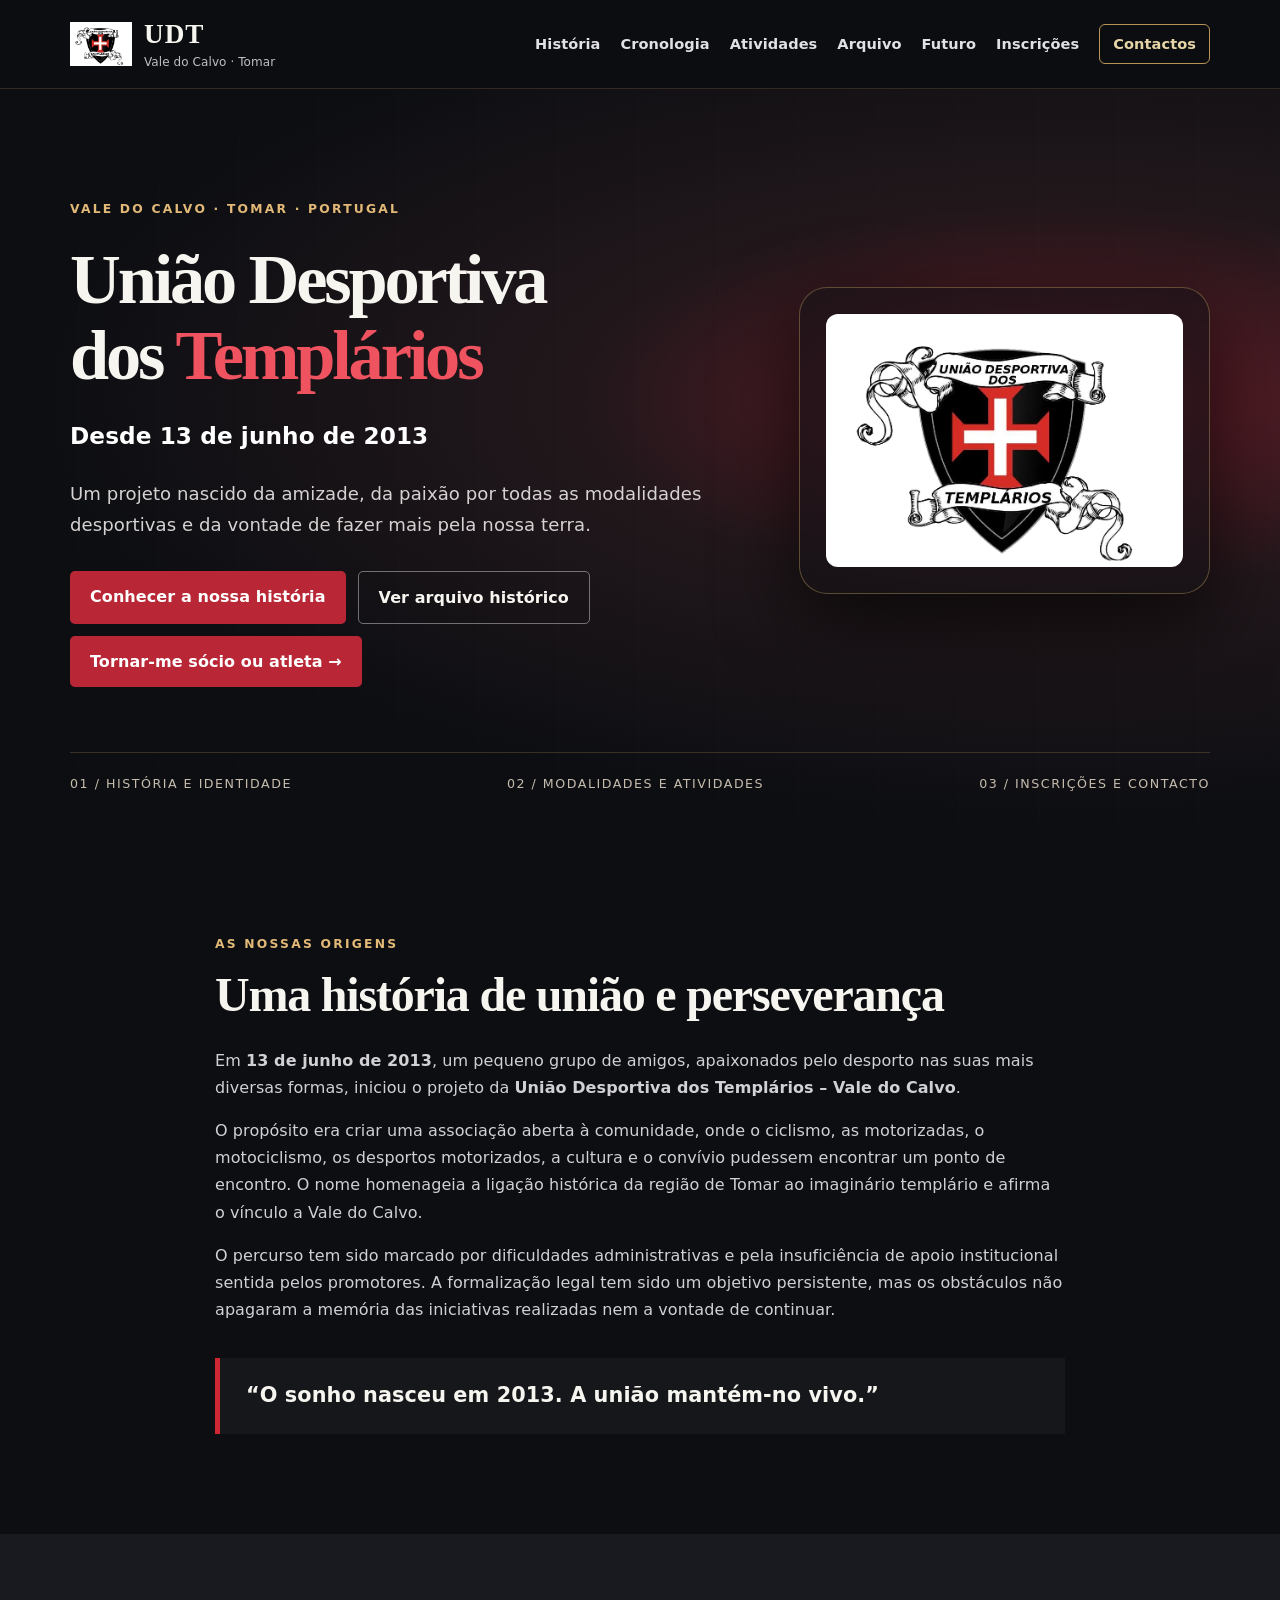
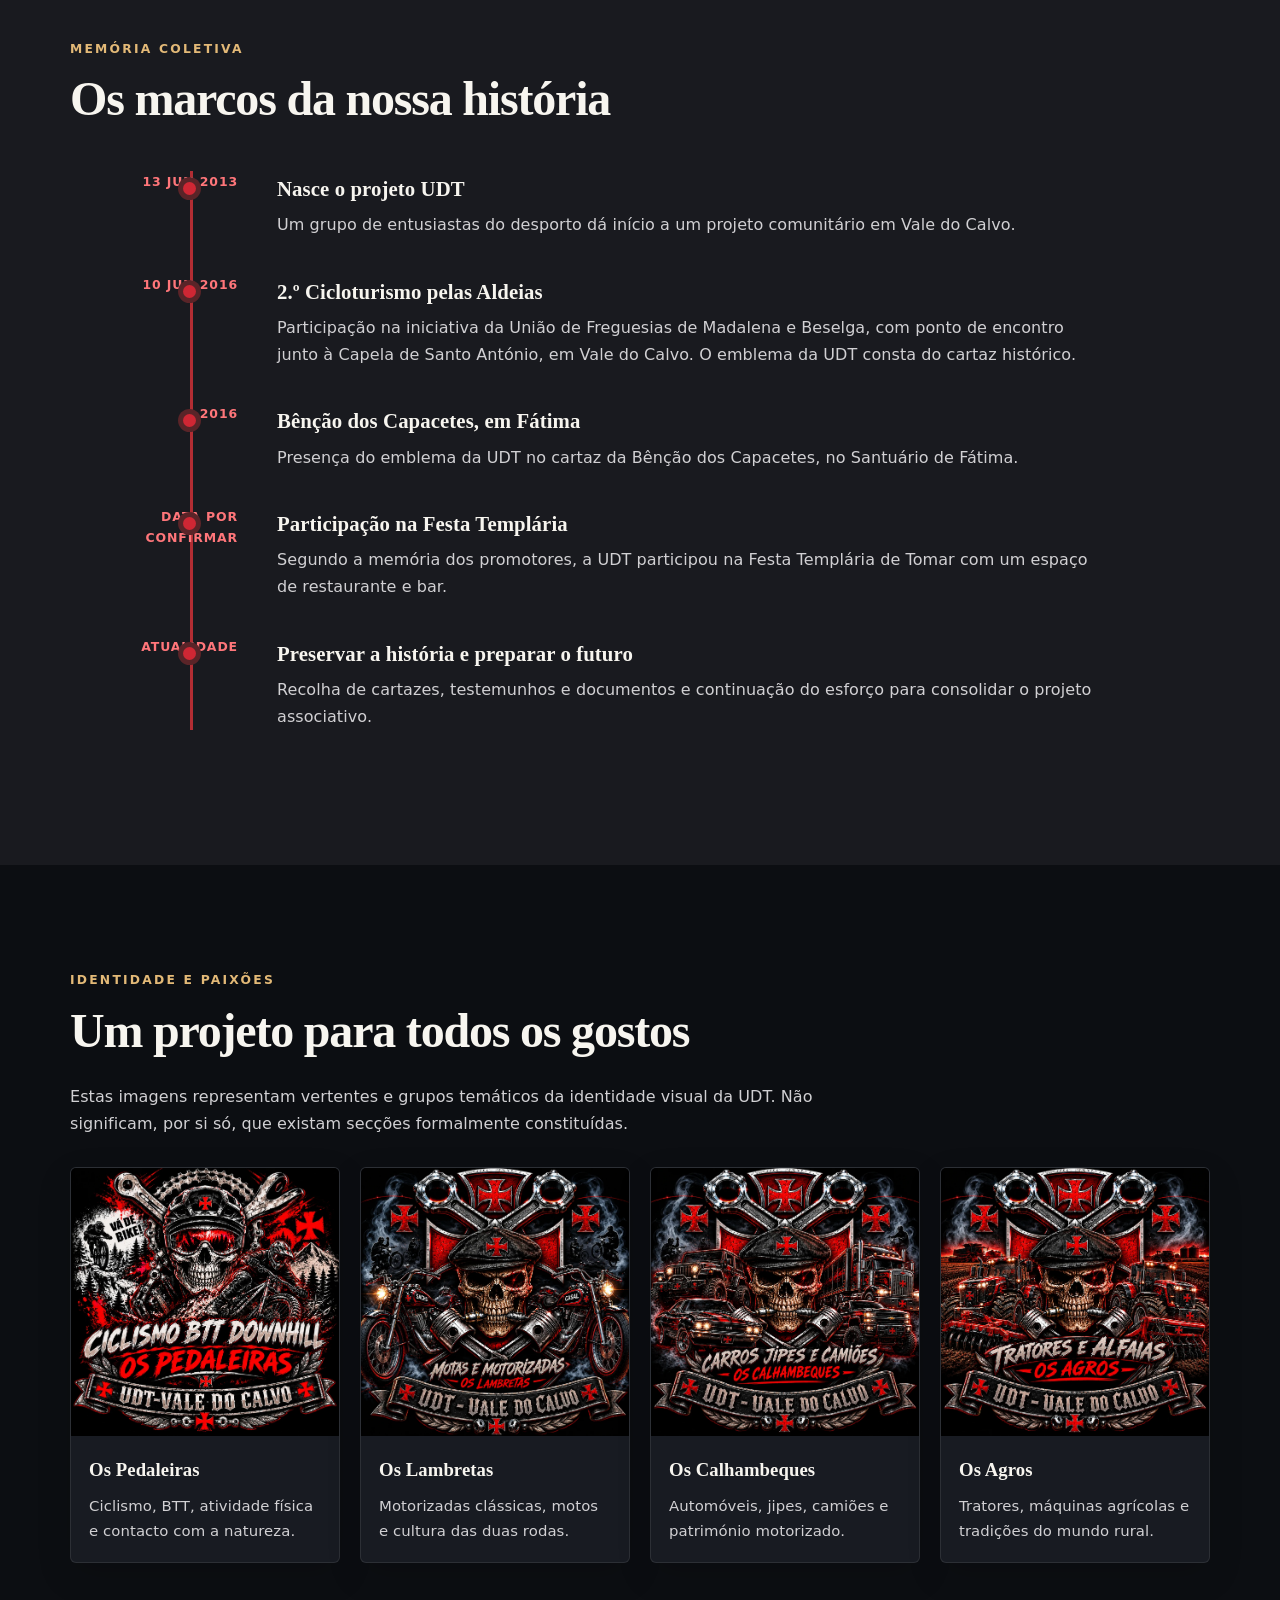
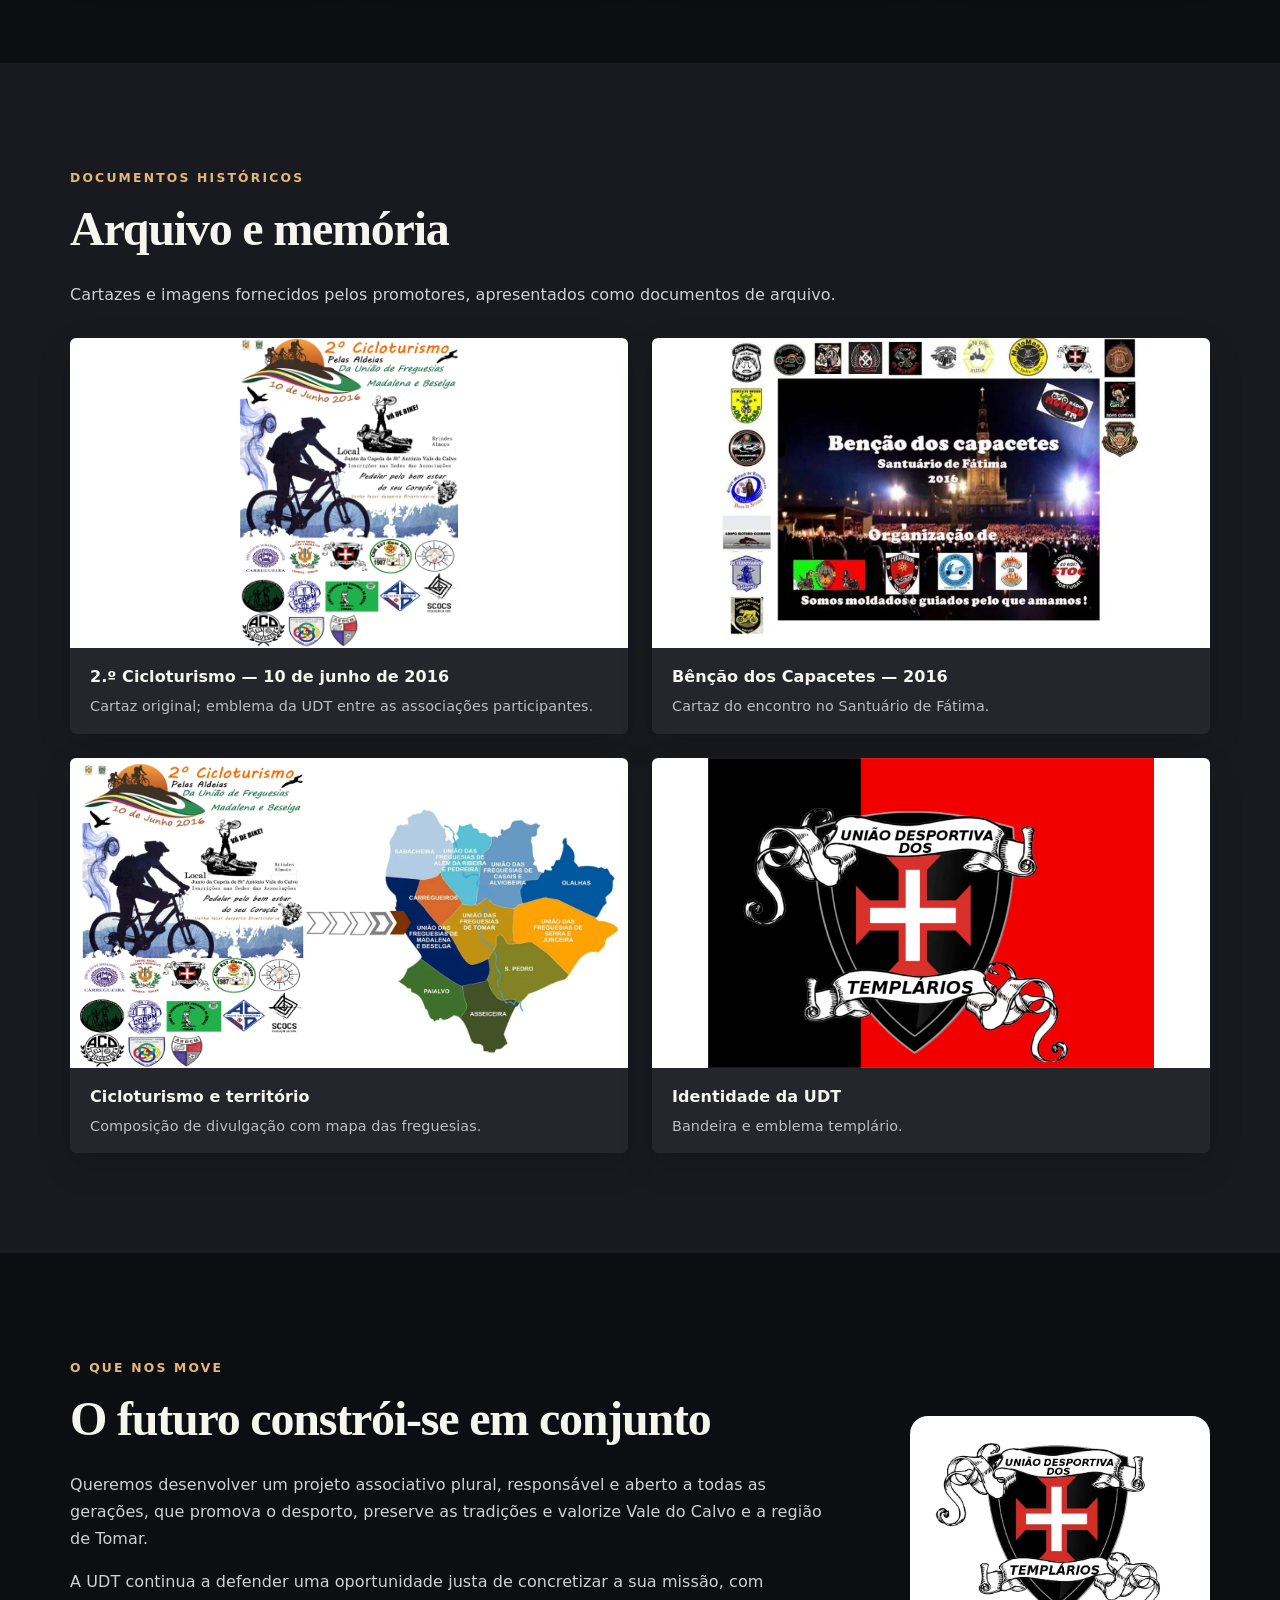
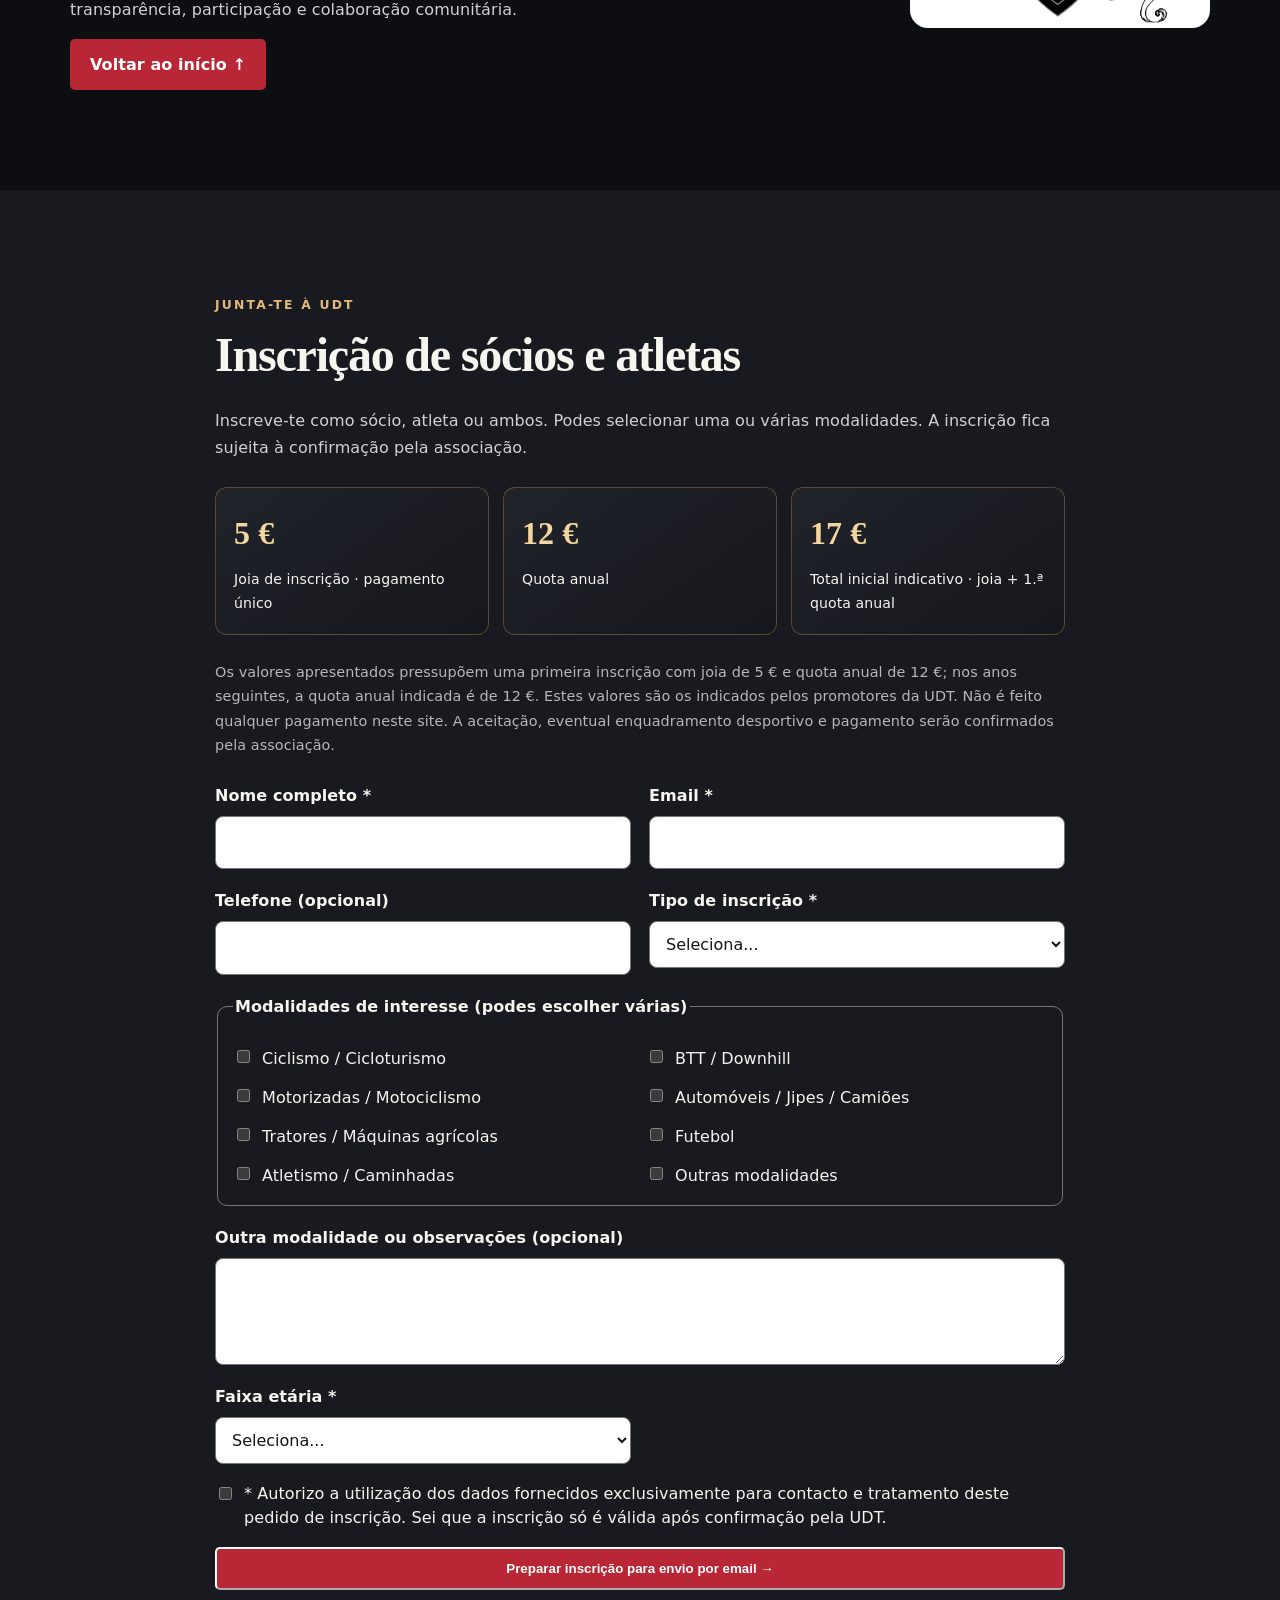
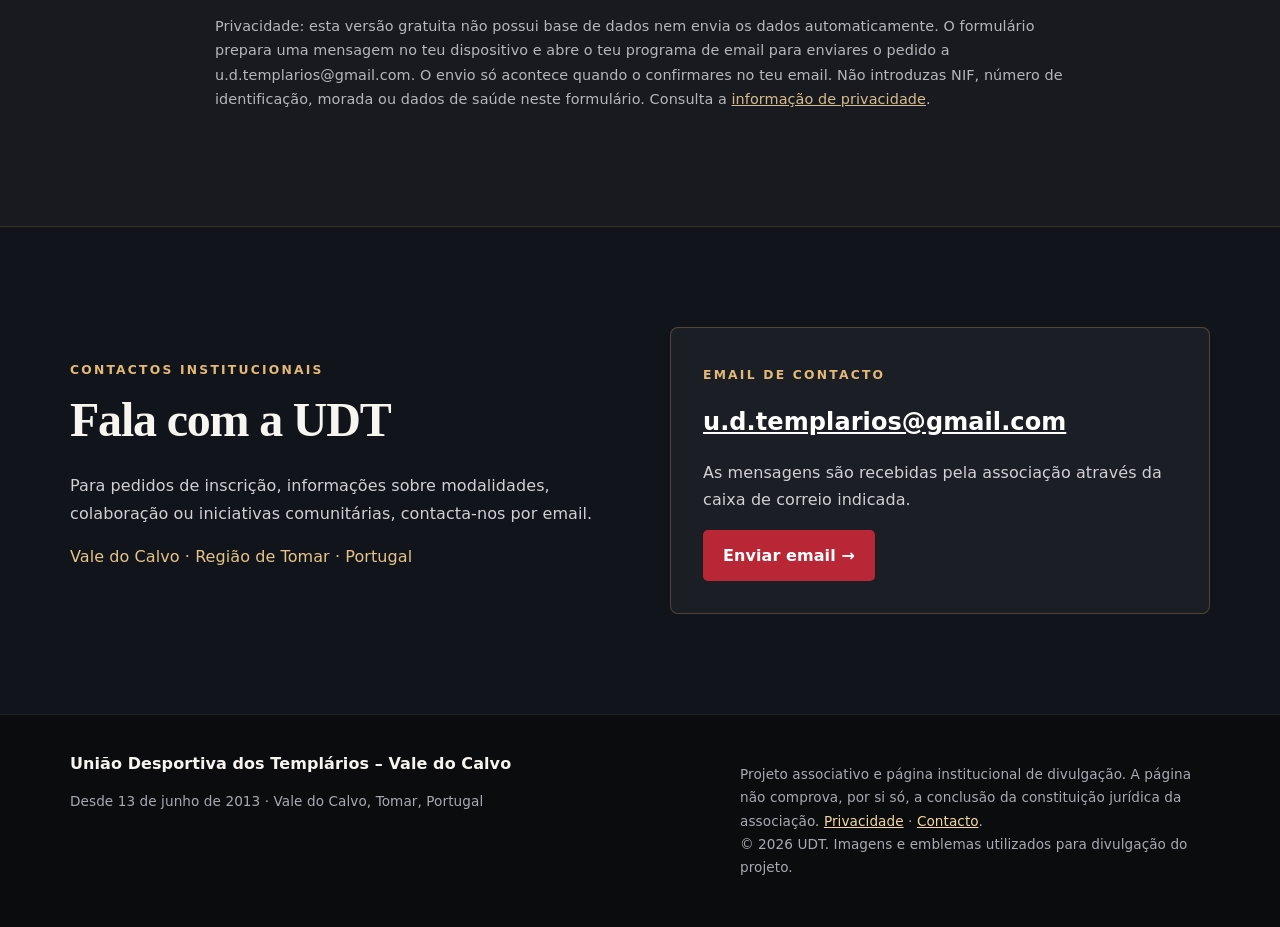
<file: index.html>
<!doctype html>
<html lang="pt-PT"><head><meta charset="utf-8"><meta name="viewport" content="width=device-width,initial-scale=1"><meta name="theme-color" content="#111318"><meta name="color-scheme" content="dark"><meta name="author" content="União Desportiva dos Templários – Vale do Calvo"><meta name="description" content="Conheça a história da União Desportiva dos Templários – Vale do Calvo, desde 13 de junho de 2013. Desporto, cultura e comunidade em Tomar."><meta property="og:title" content="UDT – União Desportiva dos Templários | Vale do Calvo"><meta property="og:description" content="Desde 13 de junho de 2013, unidos pelo desporto, pela cultura e pela nossa terra."><meta property="og:type" content="website"><meta property="og:image" content="imagens/emblema.webp"><link rel="icon" href="imagens/emblema.webp"><link rel="stylesheet" href="estilo.css"><title>UDT – União Desportiva dos Templários | Vale do Calvo</title></head><body>
<a class="skip" href="#conteudo">Saltar para o conteúdo</a>
<header class="top"><div class="shell nav"><a class="brand" href="#inicio"><img src="imagens/emblema.webp" alt="Emblema da UDT"><span><strong>UDT</strong><small>Vale do Calvo · Tomar</small></span></a><button class="menu" aria-expanded="false" aria-controls="links" aria-label="Abrir menu">☰</button><nav id="links" aria-label="Menu principal"><a href="#historia">História</a><a href="#marcos">Cronologia</a><a href="#atividades">Atividades</a><a href="#arquivo">Arquivo</a><a href="#futuro">Futuro</a><a href="#inscricoes">Inscrições</a><a href="#contactos" class="nav-contact">Contactos</a></nav></div></header>
<main id="conteudo"><section class="hero" id="inicio"><div class="shell hero-grid"><div><span class="eyebrow">VALE DO CALVO · TOMAR · PORTUGAL</span><h1>União Desportiva<br>dos <em>Templários</em></h1><p class="lead">Desde 13 de junho de 2013</p><p>Um projeto nascido da amizade, da paixão por todas as modalidades desportivas e da vontade de fazer mais pela nossa terra.</p><div class="actions"><a class="btn primary" href="#historia">Conhecer a nossa história</a><a class="btn outline" href="#arquivo">Ver arquivo histórico</a><a class="btn primary" href="#inscricoes">Tornar-me sócio ou atleta →</a></div></div><div class="hero-mark"><img src="imagens/emblema.webp" alt="Emblema da União Desportiva dos Templários"></div></div><div class="shell hero-foot"><span>01 / História e identidade</span><span>02 / Modalidades e atividades</span><span>03 / Inscrições e contacto</span></div></section>
<section class="section" id="historia"><div class="shell narrow"><span class="kicker">AS NOSSAS ORIGENS</span><h2>Uma história de união e perseverança</h2><p>Em <strong>13 de junho de 2013</strong>, um pequeno grupo de amigos, apaixonados pelo desporto nas suas mais diversas formas, iniciou o projeto da <strong>União Desportiva dos Templários – Vale do Calvo</strong>.</p><p>O propósito era criar uma associação aberta à comunidade, onde o ciclismo, as motorizadas, o motociclismo, os desportos motorizados, a cultura e o convívio pudessem encontrar um ponto de encontro. O nome homenageia a ligação histórica da região de Tomar ao imaginário templário e afirma o vínculo a Vale do Calvo.</p><p>O percurso tem sido marcado por dificuldades administrativas e pela insuficiência de apoio institucional sentida pelos promotores. A formalização legal tem sido um objetivo persistente, mas os obstáculos não apagaram a memória das iniciativas realizadas nem a vontade de continuar.</p><blockquote>“O sonho nasceu em 2013. A união mantém-no vivo.”</blockquote></div></section>
<section class="section alt" id="marcos"><div class="shell"><span class="kicker">MEMÓRIA COLETIVA</span><h2>Os marcos da nossa história</h2><div class="timeline"><article><time datetime="2013-06-13">13 JUN 2013</time><div><h3>Nasce o projeto UDT</h3><p>Um grupo de entusiastas do desporto dá início a um projeto comunitário em Vale do Calvo.</p></div></article><article><time datetime="2016-06-10">10 JUN 2016</time><div><h3>2.º Cicloturismo pelas Aldeias</h3><p>Participação na iniciativa da União de Freguesias de Madalena e Beselga, com ponto de encontro junto à Capela de Santo António, em Vale do Calvo. O emblema da UDT consta do cartaz histórico.</p></div></article><article><time datetime="2016">2016</time><div><h3>Bênção dos Capacetes, em Fátima</h3><p>Presença do emblema da UDT no cartaz da Bênção dos Capacetes, no Santuário de Fátima.</p></div></article><article><time>DATA POR CONFIRMAR</time><div><h3>Participação na Festa Templária</h3><p>Segundo a memória dos promotores, a UDT participou na Festa Templária de Tomar com um espaço de restaurante e bar.</p></div></article><article><time>ATUALIDADE</time><div><h3>Preservar a história e preparar o futuro</h3><p>Recolha de cartazes, testemunhos e documentos e continuação do esforço para consolidar o projeto associativo.</p></div></article></div></div></section>
<section class="section" id="atividades"><div class="shell"><span class="kicker">IDENTIDADE E PAIXÕES</span><h2>Um projeto para todos os gostos</h2><p class="intro">Estas imagens representam vertentes e grupos temáticos da identidade visual da UDT. Não significam, por si só, que existam secções formalmente constituídas.</p><div class="cards"><article class="card"><img loading="lazy" src="imagens/pedaleiras.webp" alt="Os Pedaleiras — ciclismo BTT downhill"><div><h3>Os Pedaleiras</h3><p>Ciclismo, BTT, atividade física e contacto com a natureza.</p></div></article><article class="card"><img loading="lazy" src="imagens/lambretas.webp" alt="Os Lambretas — motos e motorizadas"><div><h3>Os Lambretas</h3><p>Motorizadas clássicas, motos e cultura das duas rodas.</p></div></article><article class="card"><img loading="lazy" src="imagens/calhambeques.webp" alt="Os Calhambeques — carros, jipes e camiões"><div><h3>Os Calhambeques</h3><p>Automóveis, jipes, camiões e património motorizado.</p></div></article><article class="card"><img loading="lazy" src="imagens/agros.webp" alt="Os Agros — tratores e alfaias"><div><h3>Os Agros</h3><p>Tratores, máquinas agrícolas e tradições do mundo rural.</p></div></article></div></div></section>
<section class="section alt" id="arquivo"><div class="shell"><span class="kicker">DOCUMENTOS HISTÓRICOS</span><h2>Arquivo e memória</h2><p class="intro">Cartazes e imagens fornecidos pelos promotores, apresentados como documentos de arquivo.</p><div class="archive"><figure><a href="imagens/cicloturismo.webp" target="_blank" rel="noopener"><img loading="lazy" src="imagens/cicloturismo.webp" alt="Cartaz do 2.º Cicloturismo, 10 de junho de 2016"></a><figcaption><strong>2.º Cicloturismo — 10 de junho de 2016</strong><span>Cartaz original; emblema da UDT entre as associações participantes.</span></figcaption></figure><figure><a href="imagens/bencao.webp" target="_blank" rel="noopener"><img loading="lazy" src="imagens/bencao.webp" alt="Cartaz da Bênção dos Capacetes de 2016, em Fátima"></a><figcaption><strong>Bênção dos Capacetes — 2016</strong><span>Cartaz do encontro no Santuário de Fátima.</span></figcaption></figure><figure><a href="imagens/cicloturismo_mapa.webp" target="_blank" rel="noopener"><img loading="lazy" src="imagens/cicloturismo_mapa.webp" alt="Cartaz de cicloturismo com mapa da região de Tomar"></a><figcaption><strong>Cicloturismo e território</strong><span>Composição de divulgação com mapa das freguesias.</span></figcaption></figure><figure><a href="imagens/bandeira.webp" target="_blank" rel="noopener"><img loading="lazy" src="imagens/bandeira.webp" alt="Bandeira da UDT em preto e vermelho"></a><figcaption><strong>Identidade da UDT</strong><span>Bandeira e emblema templário.</span></figcaption></figure></div></div></section>
<section class="section" id="futuro"><div class="shell future"><div><span class="kicker">O QUE NOS MOVE</span><h2>O futuro constrói-se em conjunto</h2><p>Queremos desenvolver um projeto associativo plural, responsável e aberto a todas as gerações, que promova o desporto, preserve as tradições e valorize Vale do Calvo e a região de Tomar.</p><p>A UDT continua a defender uma oportunidade justa de concretizar a sua missão, com transparência, participação e colaboração comunitária.</p><a class="btn primary" href="#inicio">Voltar ao início ↑</a></div><img loading="lazy" src="imagens/emblema.webp" alt="Emblema da UDT"></div></section>
<section class="section alt" id="inscricoes"><div class="shell narrow">
<span class="kicker">JUNTA-TE À UDT</span><h2>Inscrição de sócios e atletas</h2>
<p>Inscreve-te como sócio, atleta ou ambos. Podes selecionar uma ou várias modalidades. A inscrição fica sujeita à confirmação pela associação.</p>
<div class="fees"><div><strong>5 €</strong><span>Joia de inscrição · pagamento único</span></div><div><strong>12 €</strong><span>Quota anual</span></div><div><strong>17 €</strong><span>Total inicial indicativo · joia + 1.ª quota anual</span></div></div>
<p class="notice">Os valores apresentados pressupõem uma primeira inscrição com joia de 5 € e quota anual de 12 €; nos anos seguintes, a quota anual indicada é de 12 €. Estes valores são os indicados pelos promotores da UDT. Não é feito qualquer pagamento neste site. A aceitação, eventual enquadramento desportivo e pagamento serão confirmados pela associação.</p>
<form id="form-inscricao" class="join-form">
<div class="field"><label for="nome">Nome completo *</label><input id="nome" name="nome" required maxlength="120" autocomplete="name"></div>
<div class="field"><label for="email">Email *</label><input id="email" name="email" type="email" required maxlength="160" autocomplete="email"></div>
<div class="field"><label for="telefone">Telefone (opcional)</label><input id="telefone" name="telefone" type="tel" maxlength="30" autocomplete="tel"></div>
<div class="field"><label for="tipo">Tipo de inscrição *</label><select id="tipo" name="tipo" required><option value="">Seleciona...</option><option>Sócio</option><option>Atleta</option><option>Sócio e atleta</option></select></div>
<fieldset><legend>Modalidades de interesse (podes escolher várias)</legend><div class="checks">
<label><input type="checkbox" name="modalidade" value="Ciclismo / Cicloturismo"> Ciclismo / Cicloturismo</label>
<label><input type="checkbox" name="modalidade" value="BTT / Downhill"> BTT / Downhill</label>
<label><input type="checkbox" name="modalidade" value="Motorizadas / Motociclismo"> Motorizadas / Motociclismo</label>
<label><input type="checkbox" name="modalidade" value="Automóveis / Jipes / Camiões"> Automóveis / Jipes / Camiões</label>
<label><input type="checkbox" name="modalidade" value="Tratores / Máquinas agrícolas"> Tratores / Máquinas agrícolas</label>
<label><input type="checkbox" name="modalidade" value="Futebol"> Futebol</label>
<label><input type="checkbox" name="modalidade" value="Atletismo / Caminhadas"> Atletismo / Caminhadas</label>
<label><input type="checkbox" name="modalidade" value="Outras modalidades"> Outras modalidades</label>
</div></fieldset>
<div class="field"><label for="outra">Outra modalidade ou observações (opcional)</label><textarea id="outra" name="outra" rows="3" maxlength="600"></textarea></div>
<div class="field"><label for="idade">Faixa etária *</label><select id="idade" name="idade" required><option value="">Seleciona...</option><option>18 anos ou mais</option><option>Menor de 18 anos — requer autorização do representante legal</option></select></div>
<label class="consent"><input type="checkbox" id="consentimento" required> * Autorizo a utilização dos dados fornecidos exclusivamente para contacto e tratamento deste pedido de inscrição. Sei que a inscrição só é válida após confirmação pela UDT.</label>
<button class="btn primary" type="submit">Preparar inscrição para envio por email →</button>
<div id="resultado-inscricao" class="result" role="status" aria-live="polite" hidden></div>
</form>
<p class="notice">Privacidade: esta versão gratuita não possui base de dados nem envia os dados automaticamente. O formulário prepara uma mensagem no teu dispositivo e abre o teu programa de email para enviares o pedido a u.d.templarios@gmail.com. O envio só acontece quando o confirmares no teu email. Não introduzas NIF, número de identificação, morada ou dados de saúde neste formulário. Consulta a <a href="privacidade.html">informação de privacidade</a>.</p>
</div></section>
<section class="section contact-section" id="contactos"><div class="shell contact-grid"><div><span class="kicker">CONTACTOS INSTITUCIONAIS</span><h2>Fala com a UDT</h2><p>Para pedidos de inscrição, informações sobre modalidades, colaboração ou iniciativas comunitárias, contacta-nos por email.</p><p class="contact-meta">Vale do Calvo · Região de Tomar · Portugal</p></div><div class="contact-panel"><span class="kicker">EMAIL DE CONTACTO</span><a class="contact-email" href="mailto:u.d.templarios@gmail.com">u.d.templarios@gmail.com</a><p>As mensagens são recebidas pela associação através da caixa de correio indicada.</p><a class="btn primary" href="mailto:u.d.templarios@gmail.com?subject=Contacto%20-%20UDT%20Vale%20do%20Calvo">Enviar email →</a></div></div></section>
</main>
<footer><div class="shell footer"><div><strong>União Desportiva dos Templários – Vale do Calvo</strong><p>Desde 13 de junho de 2013 · Vale do Calvo, Tomar, Portugal</p></div><p>Projeto associativo e página institucional de divulgação. A página não comprova, por si só, a conclusão da constituição jurídica da associação. <a href="privacidade.html">Privacidade</a> · <a href="mailto:u.d.templarios@gmail.com">Contacto</a>.<br>© <span id="ano">2026</span> UDT. Imagens e emblemas utilizados para divulgação do projeto.</p></div></footer><script src="script.js" defer></script></body></html>
</file>
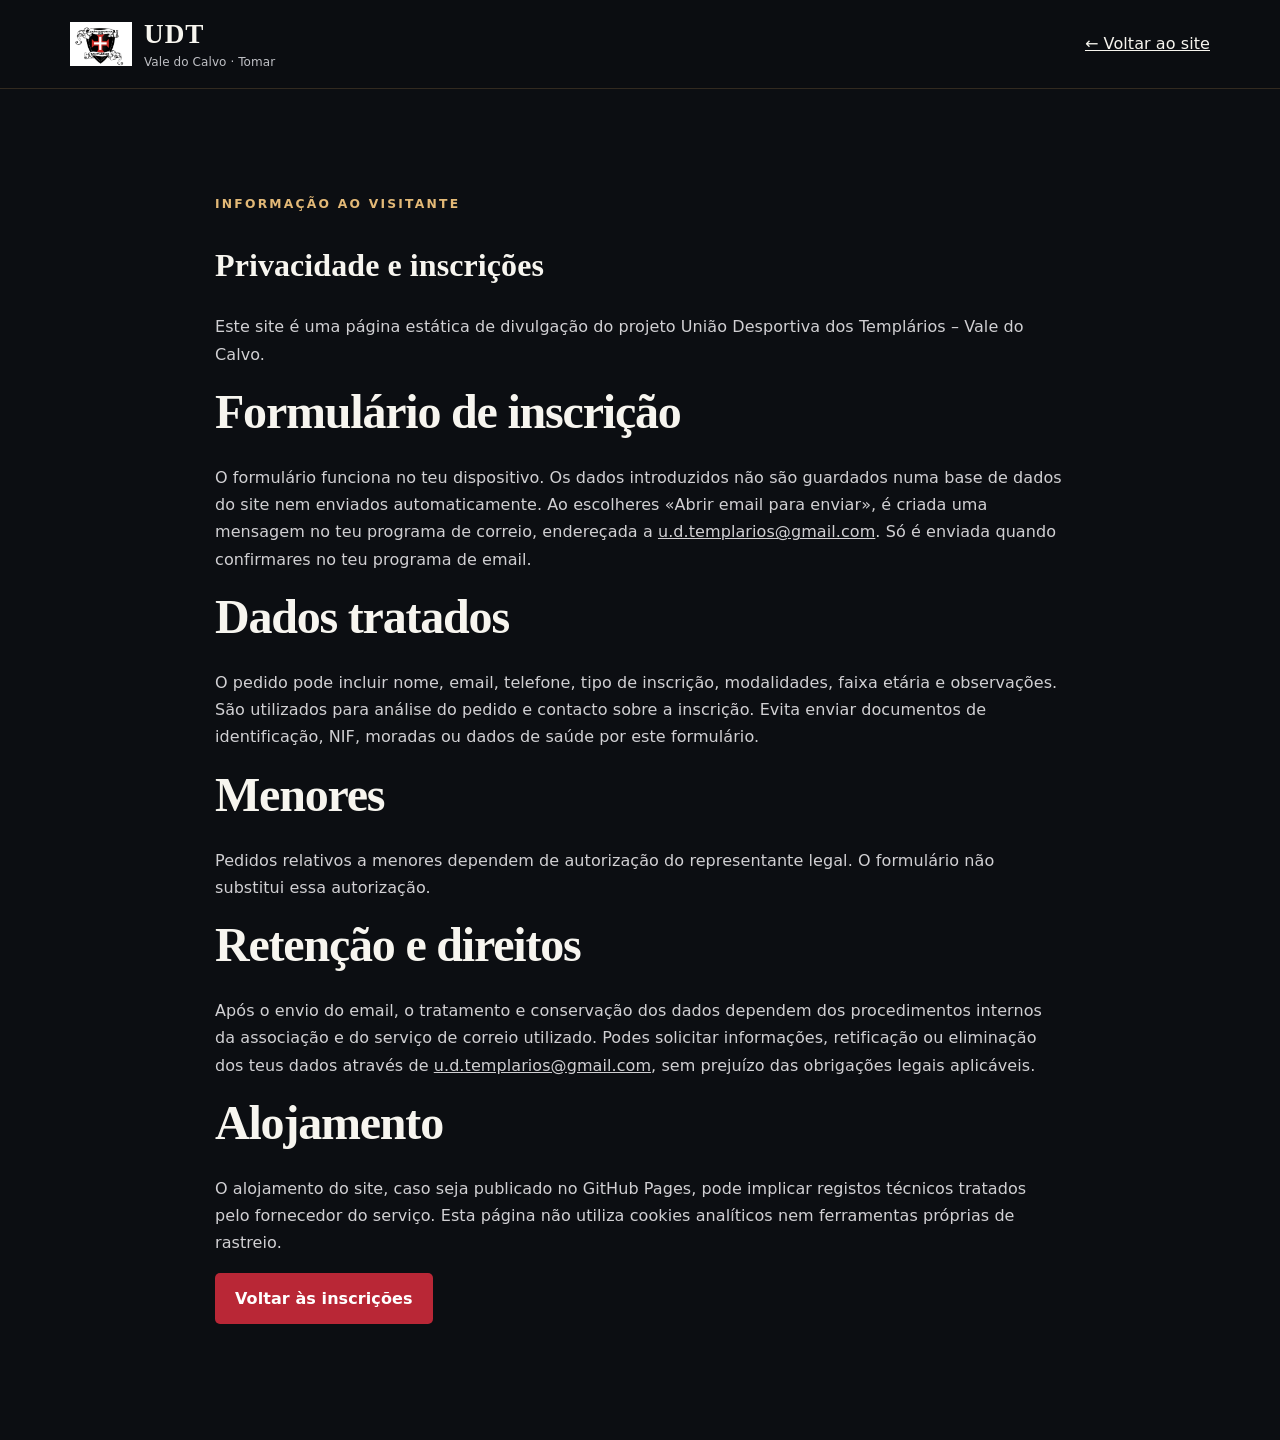
<file: privacidade.html>
<!doctype html><html lang="pt-PT"><head><meta charset="utf-8"><meta name="viewport" content="width=device-width,initial-scale=1"><title>Privacidade | UDT Vale do Calvo</title><link rel="icon" href="imagens/emblema.webp"><link rel="stylesheet" href="estilo.css"></head><body><header class="top"><div class="shell nav"><a class="brand" href="index.html"><img src="imagens/emblema.webp" alt="Emblema UDT"><span><strong>UDT</strong><small>Vale do Calvo · Tomar</small></span></a><a href="index.html">← Voltar ao site</a></div></header><main class="section"><div class="shell narrow"><span class="kicker">INFORMAÇÃO AO VISITANTE</span><h1>Privacidade e inscrições</h1><p>Este site é uma página estática de divulgação do projeto União Desportiva dos Templários – Vale do Calvo.</p><h2>Formulário de inscrição</h2><p>O formulário funciona no teu dispositivo. Os dados introduzidos não são guardados numa base de dados do site nem enviados automaticamente. Ao escolheres «Abrir email para enviar», é criada uma mensagem no teu programa de correio, endereçada a <a href="mailto:u.d.templarios@gmail.com">u.d.templarios@gmail.com</a>. Só é enviada quando confirmares no teu programa de email.</p><h2>Dados tratados</h2><p>O pedido pode incluir nome, email, telefone, tipo de inscrição, modalidades, faixa etária e observações. São utilizados para análise do pedido e contacto sobre a inscrição. Evita enviar documentos de identificação, NIF, moradas ou dados de saúde por este formulário.</p><h2>Menores</h2><p>Pedidos relativos a menores dependem de autorização do representante legal. O formulário não substitui essa autorização.</p><h2>Retenção e direitos</h2><p>Após o envio do email, o tratamento e conservação dos dados dependem dos procedimentos internos da associação e do serviço de correio utilizado. Podes solicitar informações, retificação ou eliminação dos teus dados através de <a href="mailto:u.d.templarios@gmail.com">u.d.templarios@gmail.com</a>, sem prejuízo das obrigações legais aplicáveis.</p><h2>Alojamento</h2><p>O alojamento do site, caso seja publicado no GitHub Pages, pode implicar registos técnicos tratados pelo fornecedor do serviço. Esta página não utiliza cookies analíticos nem ferramentas próprias de rastreio.</p><p><a class="btn primary" href="index.html#inscricoes">Voltar às inscrições</a></p></div></main></body></html>
</file>
<file: estilo.css>
@import url('');:root{color-scheme:dark;--bg:#111215;--panel:#1c1d22;--muted:#b8b9bf;--red:#ed3237;--white:#f8f7f4}*{box-sizing:border-box}html{scroll-behavior:smooth;scroll-padding-top:84px}body{margin:0;background:var(--bg);color:var(--white);font:16px/1.7 system-ui,-apple-system,"Segoe UI",sans-serif}a{color:inherit}img{max-width:100%;display:block}.shell{width:min(1140px,calc(100% - 40px));margin:auto}.narrow{max-width:850px}.top{position:sticky;top:0;z-index:10;background:#111215f5;border-bottom:1px solid #ffffff19;backdrop-filter:blur(12px)}.nav{display:flex;justify-content:space-between;align-items:center;min-height:76px;gap:20px}.brand{display:flex;align-items:center;gap:12px;text-decoration:none;line-height:1.2}.brand img{width:54px;height:54px;object-fit:contain;border-radius:9px}.brand strong{font-size:1.5rem;letter-spacing:1px}.brand small{display:block;color:var(--muted);font-size:.75rem;margin-top:4px}.nav nav{display:flex;gap:24px}.nav nav a{text-decoration:none;color:#e1e1e4;font-weight:600;font-size:.91rem}.nav nav a:hover,.nav nav a:focus{color:#ff5d5f}.menu{display:none;border:1px solid #777;color:white;background:transparent;padding:7px 12px;border-radius:8px;font-size:1.3rem}.skip{position:absolute;left:-9999px}.skip:focus{left:12px;top:12px;z-index:20;background:white;color:black;padding:10px}.hero{background:radial-gradient(circle at 75% 35%,#6e121a 0%,#231519 28%,#111215 65%);padding:90px 0 100px;overflow:hidden}.hero-grid{display:grid;grid-template-columns:1.25fr .75fr;gap:45px;align-items:center}.eyebrow,.kicker{display:inline-block;font-size:.77rem;font-weight:800;letter-spacing:.18em;color:#ff666b}.hero h1{font-size:clamp(2.6rem,5.5vw,5.2rem);line-height:1.08;margin:20px 0 12px;letter-spacing:-.04em}.hero h1 em{color:#ff454c;font-style:normal}.hero p{color:#d6d2d2;max-width:650px;font-size:1.13rem}.hero .lead{color:white;font-size:1.45rem;font-weight:700}.hero-mark{background:#ffffff09;border:1px solid #ffffff16;border-radius:28px;padding:26px;box-shadow:0 30px 70px #0008}.hero-mark img{border-radius:12px;width:100%}.actions{display:flex;gap:12px;flex-wrap:wrap;margin-top:30px}.btn{display:inline-block;padding:12px 20px;border-radius:9px;text-decoration:none;font-weight:750;transition:transform .15s}.btn:hover{transform:translateY(-2px)}.primary{background:var(--red);color:white}.outline{border:1px solid #ffffff65}.section{padding:90px 0}.section.alt{background:#191a1f}.section h2{font-size:clamp(2rem,4vw,3rem);line-height:1.15;letter-spacing:-.025em;margin:10px 0 25px}.section p{color:#d1d0d3}.intro{max-width:780px;margin-bottom:30px}blockquote{margin:35px 0 0;padding:20px 26px;border-left:5px solid var(--red);background:#ffffff0a;font-size:1.3rem;font-weight:700}.timeline{border-left:3px solid #b22d33;margin:45px 0 0 120px}.timeline article{display:grid;grid-template-columns:170px 1fr;position:relative;margin:0 0 35px;gap:24px;transform:translateX(-110px)}.timeline article:before{content:"";position:absolute;left:100px;top:11px;width:13px;height:13px;border-radius:50%;background:var(--red);box-shadow:0 0 0 5px #5a2428}.timeline time{color:#ff767a;font-size:.78rem;font-weight:850;letter-spacing:.07em;text-align:right;padding-right:15px}.timeline h3{margin:0 0 5px;font-size:1.3rem}.timeline p{margin:0}.cards{display:grid;grid-template-columns:repeat(4,minmax(0,1fr));gap:20px}.card{background:var(--panel);border:1px solid #ffffff16;border-radius:14px;overflow:hidden}.card img{aspect-ratio:1/1;object-fit:cover;width:100%}.card div{padding:18px}.card h3{margin:0 0 8px}.card p{font-size:.93rem;margin:0}.archive{display:grid;grid-template-columns:repeat(2,minmax(0,1fr));gap:24px}.archive figure{margin:0;background:#25262c;border-radius:12px;overflow:hidden}.archive img{width:100%;height:310px;object-fit:contain;background:white}.archive figcaption{padding:15px 20px;display:grid;gap:4px}.archive figcaption span{color:#bdbec4;font-size:.9rem}.future{display:grid;grid-template-columns:1fr 300px;gap:70px;align-items:center}.future img{border-radius:18px}.footer{padding:35px 0;display:flex;justify-content:space-between;gap:35px}.footer p{color:#a9aab1;font-size:.85rem;max-width:470px}footer{background:#0b0c0e;border-top:1px solid #ffffff17}@media(max-width:850px){.nav nav{display:none;position:absolute;left:0;right:0;top:76px;background:#191a1e;padding:20px;flex-direction:column;border-bottom:1px solid #555}.nav nav.open{display:flex}.menu{display:block}.hero-grid{grid-template-columns:1fr}.hero-mark{max-width:380px}.cards{grid-template-columns:repeat(2,minmax(0,1fr))}.future{grid-template-columns:1fr 200px}}@media(max-width:570px){.shell{width:min(100% - 30px,1140px)}.hero{padding:60px 0}.section{padding:65px 0}.cards,.archive,.future{grid-template-columns:1fr}.future img{max-width:220px}.timeline{margin-left:8px;padding-left:20px}.timeline article{transform:none;display:block}.timeline article:before{left:-28px}.timeline time{display:block;text-align:left;padding:0;margin-bottom:6px}.archive img{height:270px}.footer{flex-direction:column}.hero h1{font-size:2.6rem}}@media(prefers-reduced-motion:reduce){html{scroll-behavior:auto}.btn{transition:none}}

/* Inscrições */
.fees{display:grid;grid-template-columns:repeat(3,1fr);gap:14px;margin:25px 0}.fees>div{border:1px solid #464646;border-radius:12px;padding:18px;background:#1d1d20;display:flex;flex-direction:column;gap:8px}.fees strong{font-size:2rem;color:#f04d49}.fees span{font-size:.88rem}.join-form{display:grid;grid-template-columns:1fr 1fr;gap:18px;margin:24px 0}.field{display:flex;flex-direction:column;gap:7px}.field label,fieldset legend{font-weight:700}.field input,.field select,.field textarea{width:100%;border:1px solid #777;border-radius:8px;background:#fff;color:#151515;padding:12px;font:inherit}.field:has(textarea),.join-form fieldset,.join-form .consent,.join-form button,.join-form .result{grid-column:1/-1}.join-form fieldset{border:1px solid #777;border-radius:10px;padding:15px}.checks{display:grid;grid-template-columns:1fr 1fr;gap:12px;margin-top:10px}.checks label,.consent{display:flex;gap:9px;align-items:flex-start}.checks input,.consent input{margin-top:5px;accent-color:#ce2828}.notice{font-size:.9rem;opacity:.86}.result{border:1px solid #888;border-radius:10px;padding:16px;background:#242428}.result a{color:#fff;text-decoration:underline}.result button{margin:10px 8px 0 0;padding:9px 13px;border-radius:8px;cursor:pointer}.result textarea{width:100%;min-height:190px;background:white;color:black;padding:10px}@media(max-width:650px){.fees,.join-form,.checks{grid-template-columns:1fr}}

/* Revisão institucional 2026 */
:root{--bg:#0c0e12;--panel:#181b22;--red:#cf2734;--white:#f7f5ef;--muted:#bfc0c5}body{letter-spacing:.005em}h1,h2,h3{font-family:Georgia,'Times New Roman',serif}.top{background:#0c0e12f5;border-bottom:1px solid #b9945738}.nav{min-height:88px}.brand strong{font-family:Georgia,serif;font-size:1.7rem}.brand img{width:62px;height:62px}.nav nav{align-items:center;gap:20px}.nav-contact{border:1px solid #b99457;padding:7px 13px;border-radius:6px;color:#e7d5a8!important}.hero{position:relative;background:radial-gradient(ellipse at 83% 42%,#681d28 0%,#21171b 32%,#0c0e12 70%);padding:105px 0 35px}.hero:before{content:'';position:absolute;inset:0;pointer-events:none;opacity:.2;background-image:repeating-linear-gradient(90deg,transparent 0,transparent 79px,#fff1 80px)}.hero-grid,.hero-foot{position:relative}.hero h1{font-family:Georgia,serif;font-weight:700;letter-spacing:-.045em}.hero h1 em{color:#ef5360}.hero-mark{border:1px solid #bb985c6b;background:#14121799;box-shadow:0 25px 80px #000a}.hero-foot{display:flex;gap:30px;flex-wrap:wrap;justify-content:space-between;margin-top:65px;padding:20px 0 0;border-top:1px solid #b9945740;color:#c6bcae;font-size:.79rem;text-transform:uppercase;letter-spacing:.12em}.eyebrow,.kicker{color:#e3b977}.btn{border-radius:5px;cursor:pointer}.primary{background:#b92736}.primary:hover{background:#d43543}.section{padding:100px 0}.section h2{font-family:Georgia,serif}.card,.archive figure{border-radius:6px;box-shadow:0 12px 35px #0002}.card:hover{border-color:#b9945780;transform:translateY(-3px);transition:transform .2s}.fees>div{border-color:#b9945760;background:linear-gradient(145deg,#20232a,#15171c)}.fees strong{font-family:Georgia,serif;color:#f4d7a0}.contact-section{background:#11141a;border-top:1px solid #b9945738}.contact-grid{display:grid;grid-template-columns:1fr 1fr;gap:60px;align-items:center}.contact-panel{padding:32px;background:#1b1e25;border:1px solid #b9945755;border-radius:8px}.contact-email{display:block;font-size:clamp(1.1rem,2vw,1.5rem);font-weight:700;margin:15px 0;overflow-wrap:anywhere;color:#fff}.contact-meta{color:#e5c48a!important}.send-mail{margin:10px 10px 0 0}.result{background:#1c2027;border-color:#b99457}.result button{font:inherit}.notice a,footer a{color:#f4d7a0}.field input:focus,.field textarea:focus,.field select:focus{outline:3px solid #d6b27d;outline-offset:2px}.consent{line-height:1.45}a:focus-visible,button:focus-visible{outline:3px solid #f4d7a0;outline-offset:3px}@media(max-width:850px){.nav nav{top:88px}.contact-grid{grid-template-columns:1fr}.hero-foot{gap:12px}}@media(max-width:570px){.hero{padding-top:65px}.hero-foot{display:none}.contact-panel{padding:20px}}
</file>
